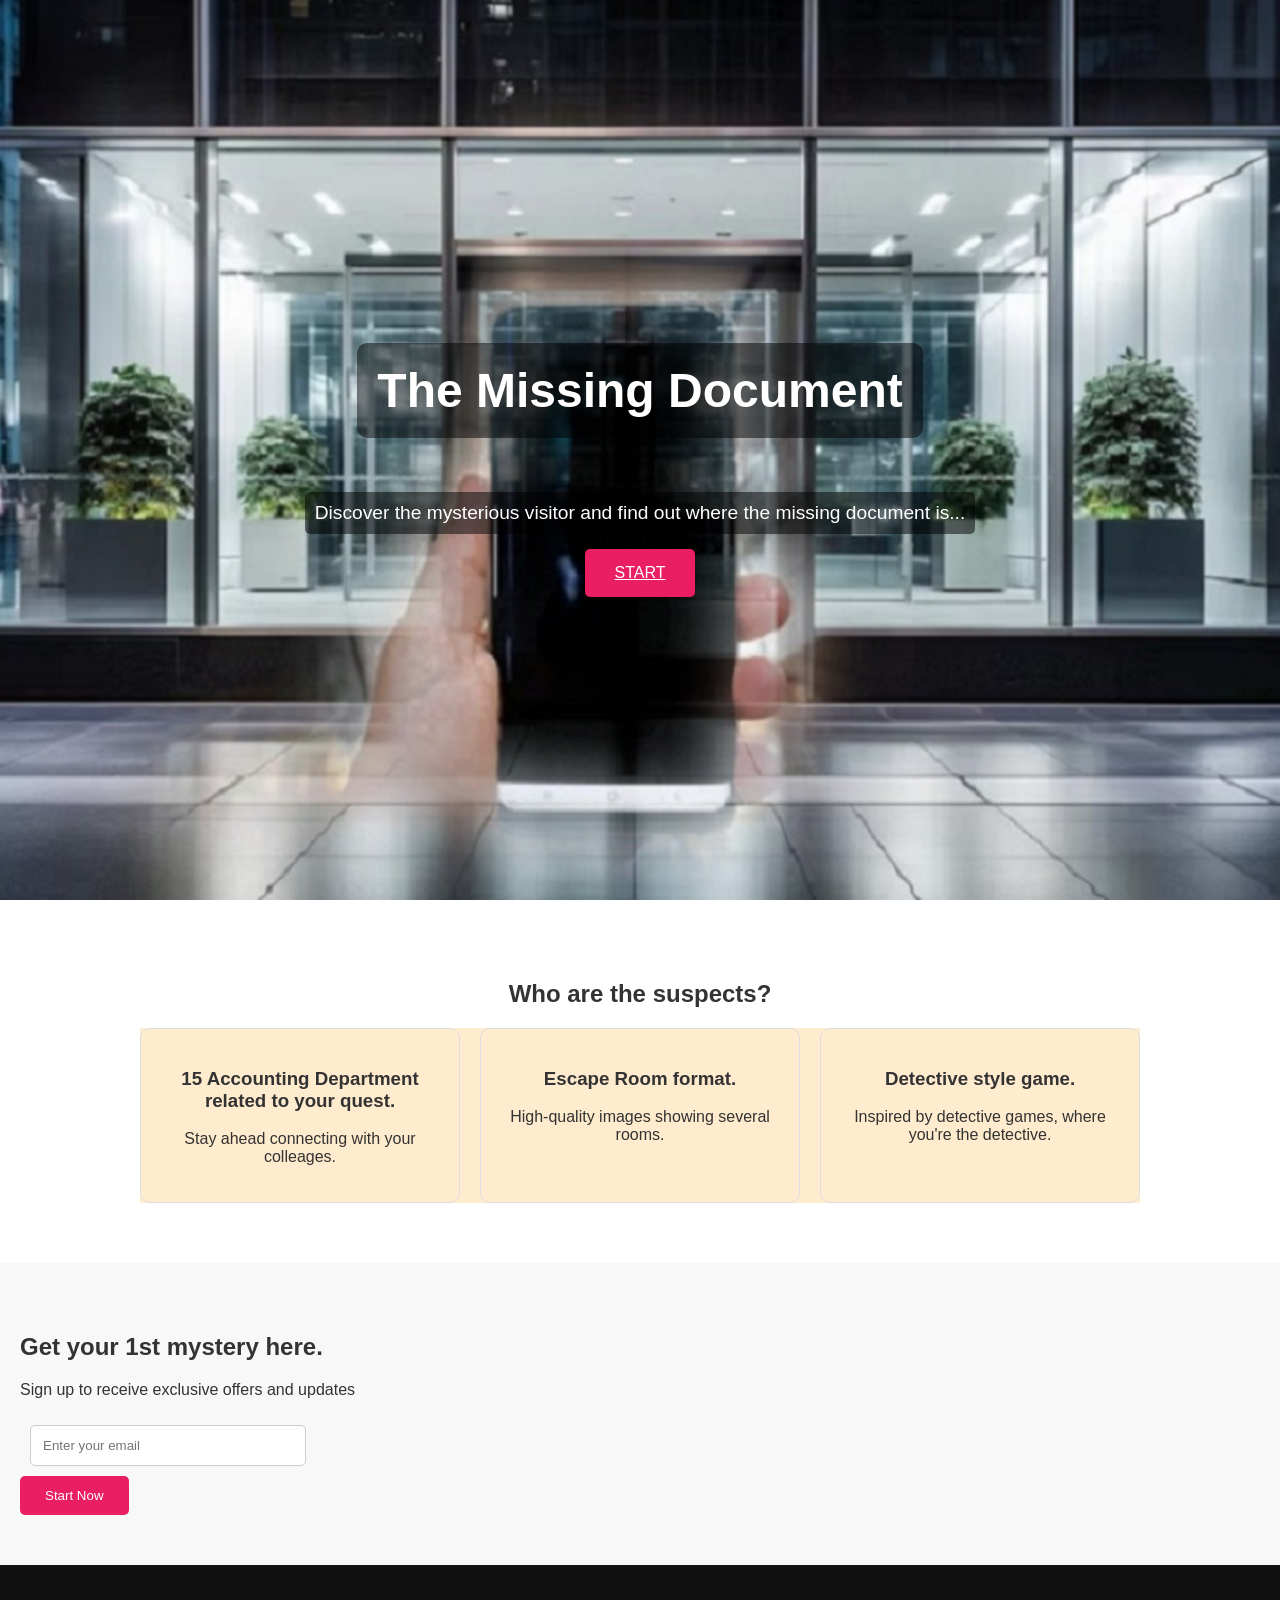
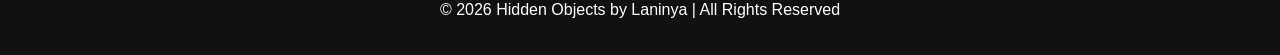
<file: index.html>
<!DOCTYPE html>
<html lang="en">
<head>
    <meta charset="UTF-8">
    <meta name="viewport" content="width=device-width, initial-scale=1.0">
    <title>Hidden Objects Games by Laninya</title>
    <style>
        body {
            margin: 0;
            font-family: 'Segoe UI', sans-serif;
            background: #ffffff;
            color: #333;
        }
        .hero {
            background: url('door+.jpg') no-repeat center/cover;
            height: 100vh;
            display: flex;
            flex-direction: column;
            justify-content: center;
            align-items: center;
            text-align: center;
            color: #fff;
        }
        .hero h1 {
            font-size: 3rem;
            background: rgba(0,0,0,0.5);
            padding: 20px;
            border-radius: 10px;
        }
        .hero p {
            font-size: 1.2rem;
            margin: 15px 0;
            background: rgba(0,0,0,0.5);
            padding: 10px;
            border-radius: 5px;
        }
        .cta-btn {
            padding: 15px 30px;
            font-size: 1rem;
            background: #e91e63;
            color: #fff;
            border: none;
            border-radius: 5px;
            cursor: pointer;
        }
        .section {
            padding: 60px 20px;
            text-align: center;
            max-width: 1000px;
            margin: auto;
        }
        .features {
            display: grid;
            grid-template-columns: repeat(auto-fit, minmax(250px, 1fr));
            gap: 20px;
            background-color: blanchedalmond;
        }
        .feature {
            padding: 20px;
            border: 1px solid #ddd;
            border-radius: 10px;
        }
        .signup {
            background: #f8f8f8;
            padding: 50px 20px;
        }
        input {
            padding: 12px;
            width: 250px;
            max-width: 90%;
            margin: 10px;
            border: 1px solid #ccc;
            border-radius: 5px;
        }
        button {
            padding: 12px 25px;
            background: #e91e63;
            color: #fff;
            border: none;
            border-radius: 5px;
            cursor: pointer;
        }
        footer {
            text-align: center;
            padding: 20px;
            background: #111;
            color: #fff;
        }
    </style>
</head>
<body>

<!-- HERO SECTION -->
<section class="hero">
    <h1>The Missing Document</h1>
    <p>Discover the mysterious visitor and find out where the missing document is...</p>
    <a href="hoindex.html" button class="cta-btn">START</a>
</section>

<!-- FEATURES -->
<section class="section">
    <h2>Who are the suspects?</h2>
    <div class="features">
        <div class="feature">
            <h3>15 Accounting Department related to your quest.</h3>
            <p>Stay ahead connecting with your colleages.</p>
        </div>
        <div class="feature">
            <h3>Escape Room format.</h3>
            <p>High-quality images showing several rooms.</p>
        </div>
        <div class="feature">
            <h3>Detective style game. </h3>
            <p>Inspired by detective games, where you're the detective.</p>
        </div>
    </div>
</section>

<!-- SIGNUP CTA -->
<section class="signup">
    <h2>Get your 1st mystery here.</h2>
    <p>Sign up to receive exclusive offers and updates</p>
    <form>
        <input type="email" placeholder="Enter your email" required>
        <br>
        <button type="submit">Start Now</button>
    </form>
</section>

<footer>
    <p>&copy; 2026 Hidden Objects by Laninya | All Rights Reserved</p>
</footer>

</body>
</html>
</file>
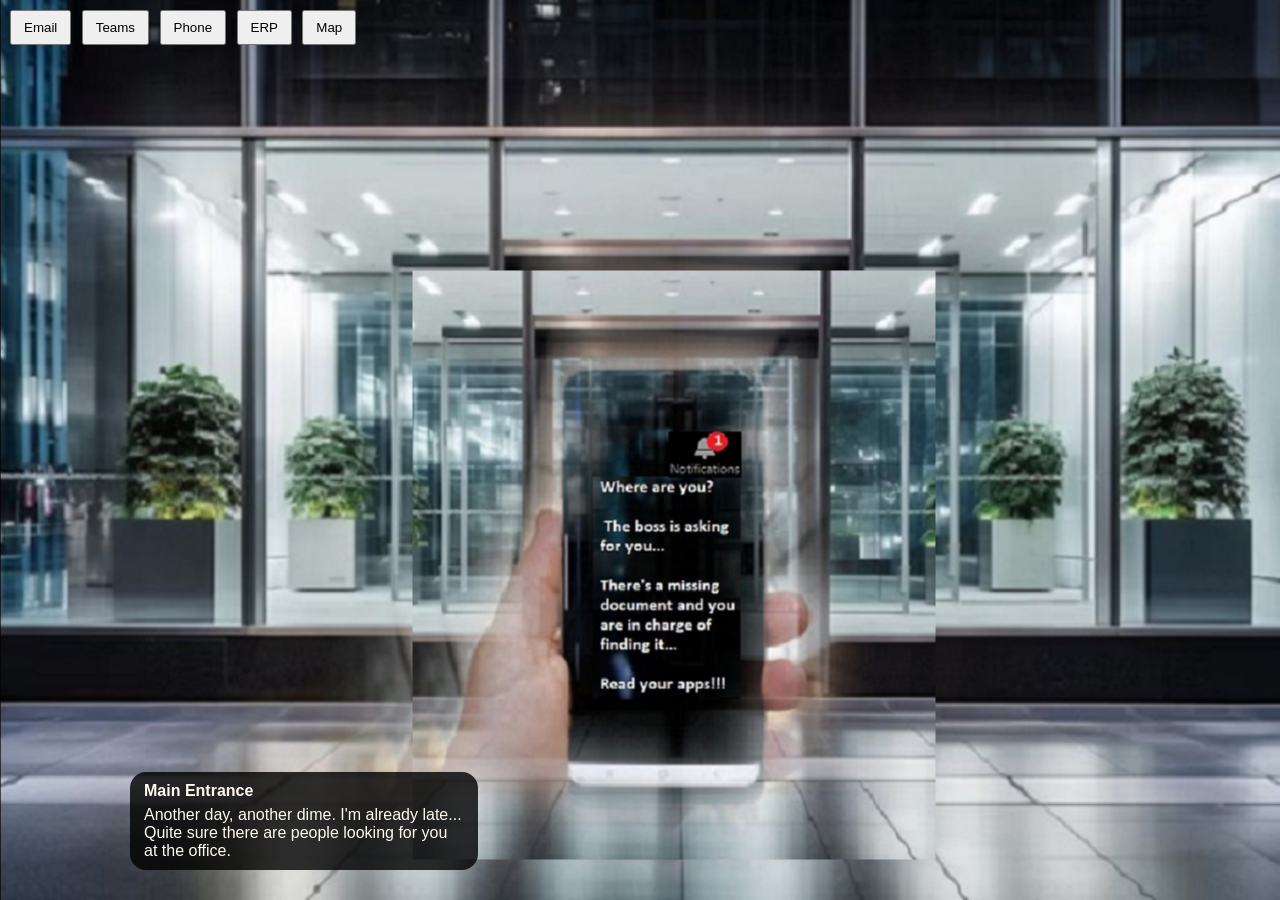
<file: hoindex.html>
<!DOCTYPE html>
<html lang="en">
<head>
  <meta charset="UTF-8">
  <title>ERP Hidden Object Game</title>
  <meta name="viewport" content="width=device-width">

  <link rel="stylesheet" href="hostyles.css">
</head>
<body>

<div id="scene"></div>

<div id="hud">
  <div id="scene-title"></div>
  <div id="hint"></div>
</div>

<div id="app-bar">
  <button onclick="openApp('email')">Email <span id="badge-email" class="badge"></span></button>
  <button onclick="openApp('teams')">Teams <span id="badge-teams" class="badge"></span></button>
  <button onclick="openApp('phone')">Phone <span id="badge-phone" class="badge"></span></button>
  <button onclick="openApp('erp')">ERP</button>
  <button onclick="toggleMap()">Map</button>
</div>

<div id="app-email" class="app-window">
  <h2>Email</h2>
  <div id="email-content"></div>
</div>

<div id="app-teams" class="app-window">
  <h2>Teams</h2>
  <div id="teams-content"></div>
</div>

<div id="app-phone" class="app-window">
  <h2>Phone</h2>
  <div id="phone-content"></div>
</div>

<div id="app-erp" class="app-window">
  <h2>ERP System</h2>
  <p>Documents collected:</p>
  <div id="erp-docs"></div>
  <button onclick="submitToERP()">Submit</button>
  <div id="erp-result"></div>
</div>
    
<div id="map-window" class="app-window">
  <h2>Office Map</h2>
  <div id="map-rooms"></div>
</div>

<script src="js/hoscenes.js"></script>
<script src="js/hoapp.js"></script>
<script src="js/hogame.js"></script>
<script src="js/hoload.js"></script>
    
<div id="endgame-window" class="end-window" style="display:none;">
  <h1 class="endgame-title">CASE CLOSED</h1>

  <div id="endgame-summary" class="endgame-box"></div>

  <button class="restart-btn" onclick="restartGame()">Play Again</button>
</div>

</body>
</html>
</file>
<file: hostyles.css>
html, body {
    margin: 0;
    padding: 0;
    height: 100%;
    overflow: hidden;
    font-family: Arial, sans-serif;
  }

  /* Fullscreen scene container */
  #scene {
    width: 1375px;
    height: 100%;
    background-size: cover;
    background-position: center;
    position: relative;
  }

  /* HUD box */
  #hud {
    position: absolute;
    bottom: 30px;
    left: 130px;
    background: rgba(0,0,0,0.8);
    color: floralwhite;
    padding: 10px 14px;
    border-radius: 16px;
    max-width: 320px;
    z-index: 10;
  }

  #scene-title {
    font-weight: bold;
    margin-bottom: 6px;
  }

  /* Hidden object images */
  .object {
    position: absolute;
    width: translate(-50%, -50%);       /* adjust size */
    cursor: pointer;
    transform: translate(-50%, -50%);
    z-index: 5;
  }
#app-bar {
  position: absolute;
  top: 10px;
  left: 10px;
  z-index: 20;
}

#app-bar button {
  padding: 8px 12px;
  margin-right: 6px;
  cursor: pointer;
}

.app-window {
  position: absolute;
  top: 60px;
  left: 10px;
  width: 300px;
  height: 300px;
  background: rgba(0,0,0,0.85);
  color: white;
  padding: 10px;
  border-radius: 6px;
  display: none;
  overflow-y: auto;
  z-index: 30;
    
}.end-window {
  position: absolute;
  top: 0px;
  left: 10px;
  width: 300px;
  height: 300px;
  background: rgba(0,0,0,0.85);
  color: white;
  padding: 10px;
  border-radius: 6px;
  display: none;
  overflow-y: auto;
  z-index: 30;
}

.app-window h2 {
  margin-top: 0;
}

.inventory-item {
  width: 60px;
  margin: 5px;
}
#map-rooms button {
  width: 100%;
  margin: 4px 0;
  padding: 8px;
  cursor: pointer;
  text-align: left;
}
.badge {
  background: red;
  color: white;
  padding: 2px 6px;
  border-radius: 50%;
  font-size: 12px;
  margin-left: 5px;
  display: none;
}
/*ENDGAME*/
#endgame-window {
    text-align: center;
    padding: 60px;
    font-size: 20px;
    background: rgba(0,0,0,0.85);
    color: white;  
    margin-top: 0;
    display: block;
    width: 1250px;
    height: 500px;
}

.endgame-title {
  font-size: 48px;
  margin-bottom: 20px;
  color: #4caf50;
  text-shadow: 0 0 10px #4caf50;
}

.endgame-box {
  background: rgba(255,255,255,0.1);
  padding: 20px;
  margin: 20px auto;
  width: 80%;
  border-radius: 10px;
  font-size: 18px;
  line-height: 1.5;
}

.restart-btn {
  padding: 12px 25px;
  font-size: 20px;
  background: #4caf50;
  border: none;
  border-radius: 8px;
  cursor: pointer;
  color: white;
  margin-top: 20px;
}

.restart-btn:hover {
  background: #45a049;
}
</file>
